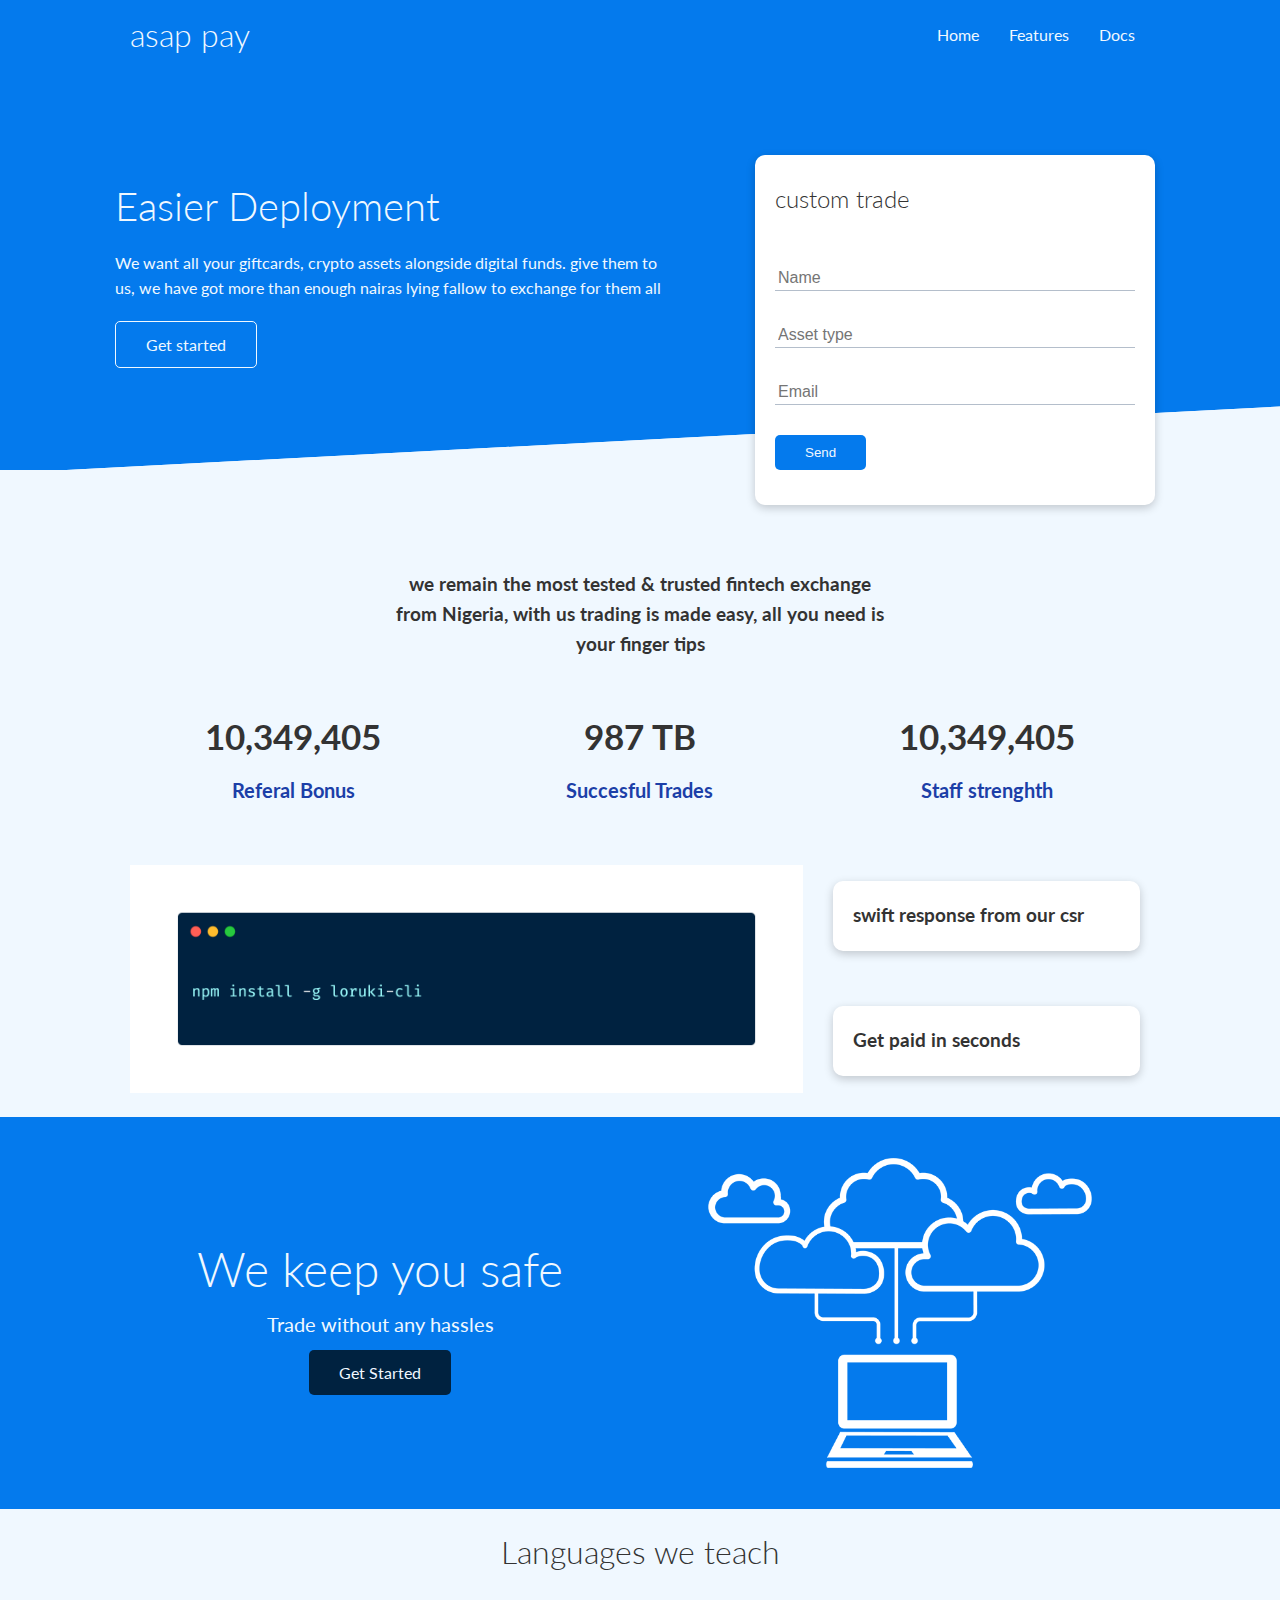
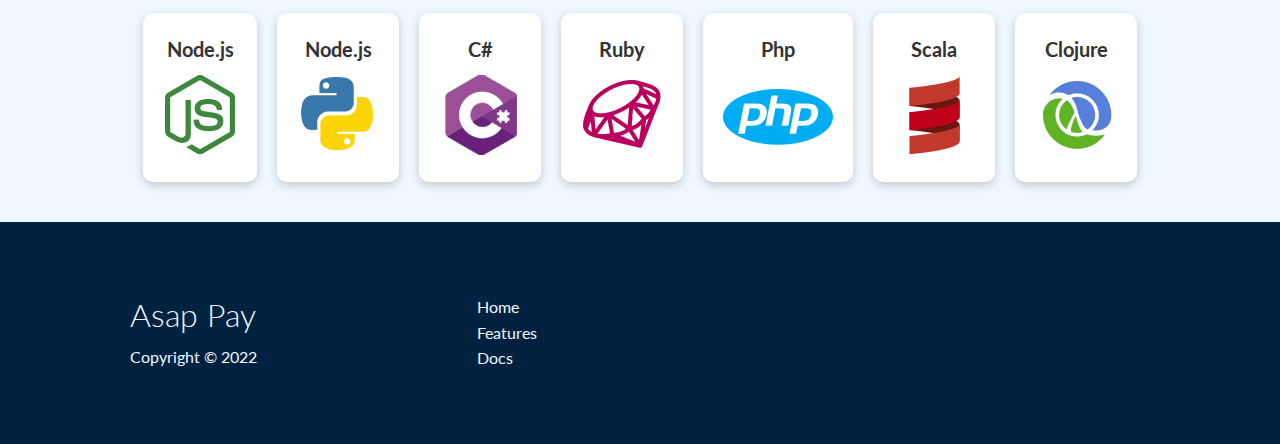
<file: index.html>
<!DOCTYPE html>
<html lang="en">
<head>
    <meta charset="UTF-8">
    <meta http-equiv="X-UA-Compatible" content="IE=edge">
    <meta name="viewport" content="width=device-width, initial-scale=1.0">
    <link rel="stylesheet" href="https://cdnjs.cloudflare.com/ajax/libs/font-awesome/6.1.1/css/all.min.css" integrity="sha512-KfkfwYDsLkIlwQp6LFnl8zNdLGxu9YAA1QvwINks4PhcElQSvqcyVLLD9aMhXd13uQjoXtEKNosOWaZqXgel0g==" crossorigin="anonymous" referrerpolicy="no-referrer" />
    <link rel="stylesheet" href="css/style.css"> 
    <link rel="stylesheet" href="css/utilities.css"> 
    <title>asap pay </title>
</head>
<body>
    <!-- Navbar -->
    <div class="navbar">
    <div class="container flex">
        <h1 class="logo">asap pay</h1>
        <nav>
           <ul>
           <li><a href="index.html">Home</a></li> 
           <li><a href="features.html">Features</a></li> 
           <li><a href="docs.html">Docs</a></li> 
           </ul>
        </nav>
    </div>
</div>

<!--Showase-->
<section class="showcase">
  <div class="container grid">
      <div class="showcase-text">
          <h1> Easier Deployment </h1>
          <p>We want all your giftcards, crypto assets
         alongside digital funds. give them to us, we have
         got more than enough nairas lying fallow to exchange
         for them all  </p>
         <a href="features.html" class="btn btn-outline"> Get started</a>
      </div>
  

      <div class="showcase-form card">
          <h2>custom trade </h2>
          <form name="contact" method="POST" netlify-honeypot="bot-field" data-netlify="true">
            <input type="hidden" name="form-name" value="contact">
            <p class="hidden">
                <label>
                  Don’t fill this out if you’re human: <input name="bot-field" />
                </label>
              </p>
              <div class="form-control">
                  <input type="text" name="name" placeholder="Name" required>
              </div>
              <div class="form-control">
                <input type="text" name="Asset" placeholder="Asset type" required>
            </div>
            <div class="form-control">
                <input type="email" name="email" placeholder="Email" required>
            </div>
            <input type="submit" value="Send" class="btn btn-primary">
        </form>
      </div>
  </div>  
</section>

<!-- stats -->
<section class="stats">
    <div class="container">
        <h3 class="stats-heading text-center my-1">
            we remain the most tested & trusted fintech exchange from Nigeria,
            with us trading is made easy, all you need is your finger tips
        </h3>
         
        <div class="grid grid-3 text-center my-4">
           <div>
            <i class="fas fa-server fa-3x"></i>
            <h3>10,349,405</h3>
            <p class="text-secondary">Referal Bonus</p>
           </div>
            <div>
            <i class="fas fa-upload fa-3x"></i>
            <h3>987 TB</h3>
            <p class="text-secondary">Succesful Trades</p>
           </div>
            <div>
                <i class="fas fa-project-diagram fa-3x"></i>
                <h3>10,349,405</h3>
                <p class="text-secondary">Staff strenghth</p>
            </div>
        </div>
    </div>
</section>

<!-- Cli -->
<section class="cli">
    <div class="container grid">
        
        <img src="images/clii.png" alt="">
        <div class="class card">
        <h3> swift response from our csr</h3>
    </div>
    <div class="card">
        <h3>Get paid in seconds</h3>
        </div>
    </div>
</section>

<!-- Cloud section -->
<section class="cloud bg-primary my-2 py-2">
    <div class="container grid">
        <div class="text-center">
            <h2 class="lg"> We keep you safe</h2>
            <p class="lead my-1">Trade without any hassles</p>
            <a href="feature.html" class="btn btn-dark"> Get Started</a>
        </div>
          <img src="images/cloud.png" alt="">
    </div>
</section>

<!-- Languages -->

<section class="languages">
    <h2 class="md text-center my-2">Languages we teach
    </h2>
    <div class="container flex">
        <div class="card">
            <h4>Node.js</h4>
            <img src="/logo/node.png" alt="">
        </div>

        <div class="card">
            <h4>Node.js</h4>
            <img src="/logo/python.png" alt="">
        </div>

        <div class="card">
            <h4>C#</h4>
            <img src="logo/csharp.png" alt="">
        </div>

        <div class="card">
            <h4>Ruby</h4>
            <img src="/logo/ruby.png" alt="">
        </div>

        <div class="card">
            <h4>Php</h4>
            <img src="logo/php.png" alt="">
        </div>

        <div class="card">
            <h4>Scala</h4>
            <img src="logo/scala.png" alt="">
        </div>

        <div class="card">
            <h4>Clojure</h4>
            <img src="/logo/clojure.png" alt="">
        </div>
    </div>
</section>

<!-- Footer -->
<footer class="footer bg-dark py-5">
<div class="container grid grid-3">
<div>
    <h1>
        Asap Pay
    </h1>
    <p> Copyright &copy; 2022</p>
</div>
<nav>
    <ul>
        <li><a href="index.html">Home</a></li>
        <li><a href="Features.html">Features</a></li>
        <li><a href="Docs.html">Docs</a></li>
        
    </ul>
</nav>
<div class="social">
    <a href="#"><i class="fab fa-github fa-2x"></i></a>
    <a href="#"><i class="fab fa-facebook fa-2x"></i></a>
    <a href="#"><i class="fab fa-instagram fa-2x"></i></a>
    <a href="#"><i class="fab fa-twitter fa-2x"></i></a>
</div>
</div>
</footer>
</body>
</html>
</file>
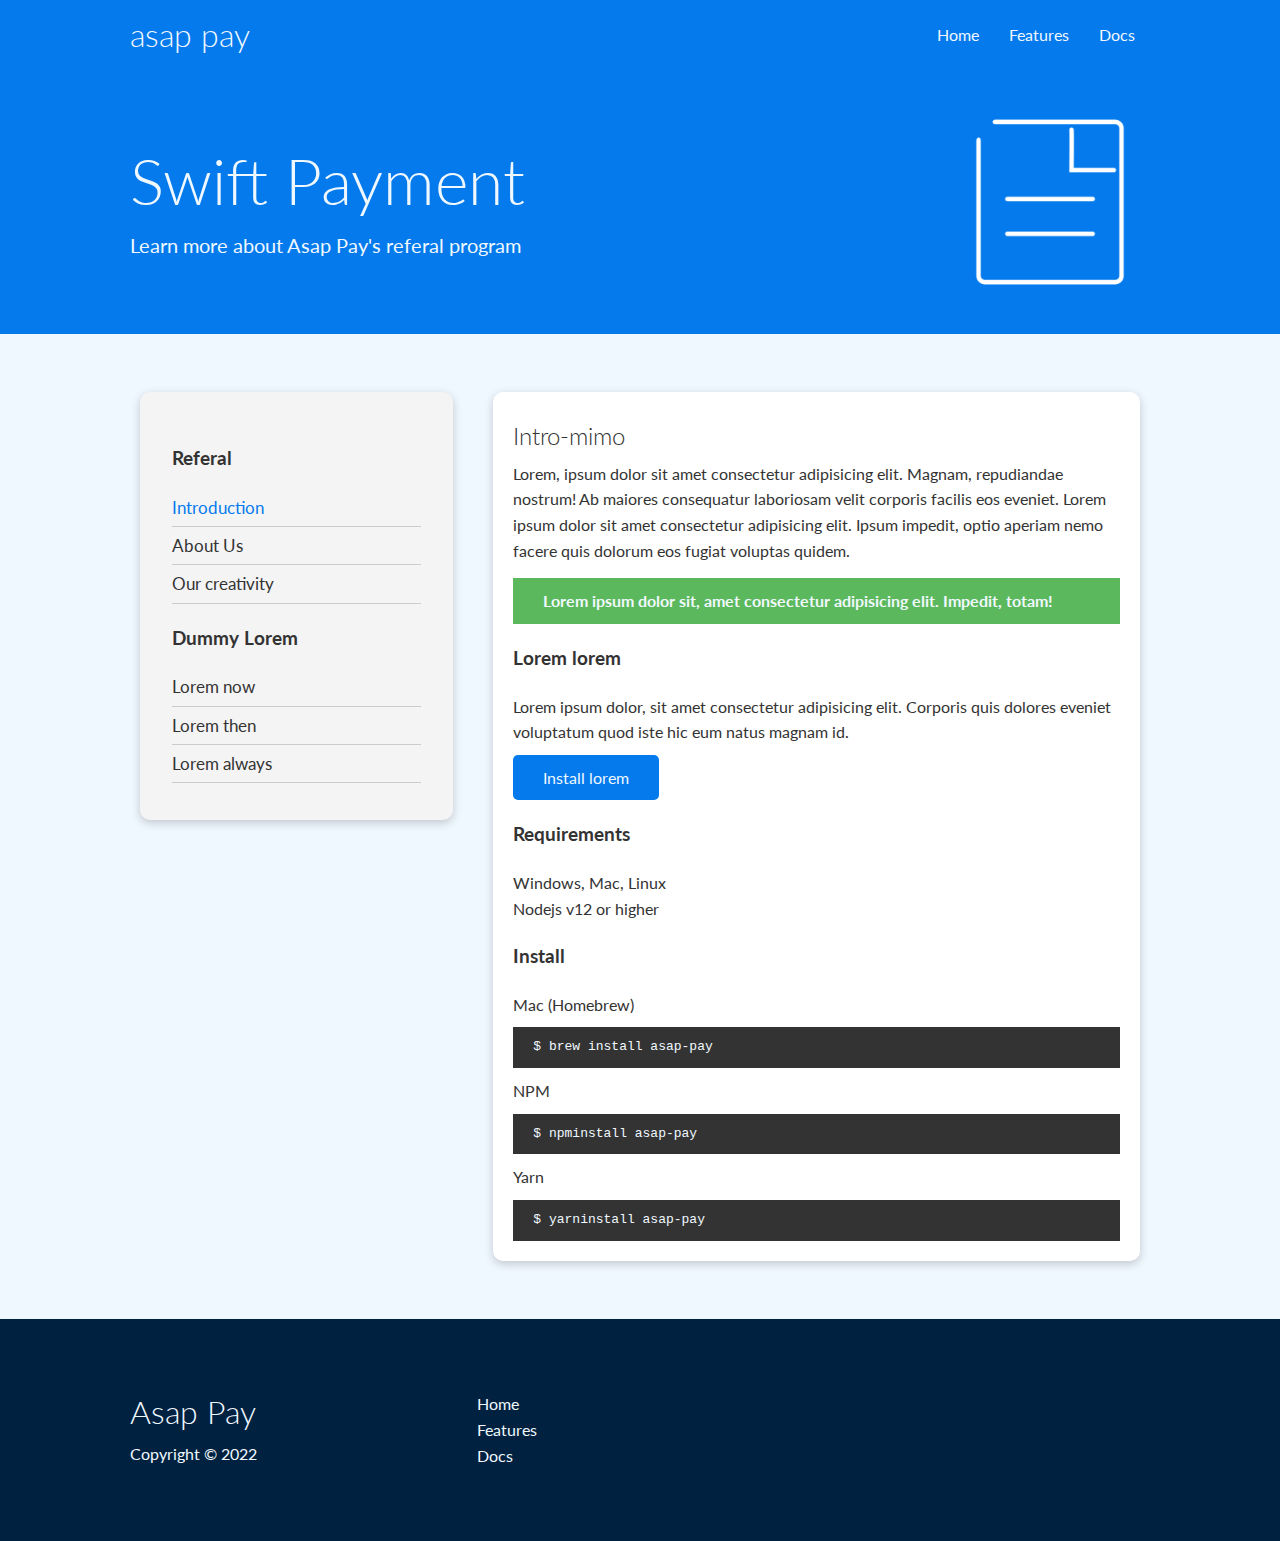
<file: docs.html>
<!DOCTYPE html>
<html lang="en">
<head>
    <meta charset="UTF-8">
    <meta http-equiv="X-UA-Compatible" content="IE=edge">
    <meta name="viewport" content="width=device-width, initial-scale=1.0">
    <link rel="stylesheet" href="https://cdnjs.cloudflare.com/ajax/libs/font-awesome/6.1.1/css/all.min.css" integrity="sha512-KfkfwYDsLkIlwQp6LFnl8zNdLGxu9YAA1QvwINks4PhcElQSvqcyVLLD9aMhXd13uQjoXtEKNosOWaZqXgel0g==" crossorigin="anonymous" referrerpolicy="no-referrer" />
    <link rel="stylesheet" href="css/style.css"> 
    <link rel="stylesheet" href="css/utilities.css"> 
         <title>asap pay </title>
</head>
<body>
    <!-- Navbar -->
    <div class="navbar">
    <div class="container flex">
        <h1 class="logo">asap pay</h1>
        <nav>
           <ul>
           <li><a href="index.html">Home</a></li> 
           <li><a href="features.html">Features</a></li> 
           <li><a href="docs.html">Docs</a></li> 
           </ul>
        </nav>
    </div>
</div>

<!-- Head! -->
<section class="docs-head bg-primary py-3">
    <div class="container grid">
        <div>
            <h1 class="xl">Swift Payment</h1>
            <p class="lead">
                 Learn more about Asap Pay's referal program
            </p>
        </div>
        <img src="images/docs.png" alt="">
    </div>
</section>

<!-- Docs Main  -->
<section class="docs-main my-4">
    <div class="container grid">
        <div class="card bg-light p-3">
            <h3 class="my-2">Referal</h3>
            <nav>
                <ul>
                    <li><a class="text-primary" href="#">Introduction</a></li>
                    <li><a href="#">About Us</a></li>
                    <li><a href="#">Our creativity</a></li>
                </ul>
            </nav>

            <h3 class="my-2">Dummy Lorem</h3>
            <nav>
                <ul>
                    <li><a href="#">Lorem now</a></li>
                    <li><a href="#">Lorem then</a></li>
                    <li><a href="#">Lorem always</a></li>
                </ul>
            </nav>
        </div>

        <div class="card">
            <h2>Intro-mimo</h2>
            <p>Lorem, ipsum dolor sit amet consectetur adipisicing elit. Magnam, repudiandae nostrum!
                 Ab maiores consequatur laboriosam velit corporis facilis eos eveniet.
                Lorem ipsum dolor sit amet consectetur adipisicing elit. Ipsum impedit,
                 optio aperiam nemo facere quis dolorum eos fugiat voluptas quidem.</p>

                 <div class="alert alert-success">
                     <i class="fas fa-info"></i>Lorem ipsum dolor sit, amet consectetur adipisicing elit. Impedit, totam!
                 </div>
        
                <h3>Lorem lorem</h3>
                <p>Lorem ipsum dolor, sit amet consectetur adipisicing elit.
                    Corporis quis dolores eveniet voluptatum quod iste hic eum natus magnam id.</p>
                    <a href="#" class="btn btn-primary">Install lorem</a>

                    <h3>Requirements</h3>
                    <ul>
                        <li>Windows, Mac, Linux</li>
                        <li>Nodejs v12 or higher</li>
                    </ul>

                    <h3>Install</h3>
                    <p>Mac (Homebrew)</p>
                    <pre><code>$ brew install asap-pay</code></pre>
                    <p>NPM</p>
                    <pre><code>$ npminstall asap-pay</code></pre>
                    <p>Yarn</p>
                    <pre><code>$ yarninstall asap-pay</code></pre>
        </div>   
    </div>   
    
</section>


<!-- Footer -->
<footer class="footer bg-dark py-5">
<div class="container grid grid-3">
<div>
    <h1>
        Asap Pay
    </h1>
    <p> Copyright &copy; 2022</p>
</div>
<nav>
    <ul>
        <li><a href="index.html">Home</a></li>
        <li><a href="Features.html">Features</a></li>
        <li><a href="Docs.html">Docs</a></li>
        
    </ul>
</nav>
<div class="social">
    <a href="#"><i class="fab fa-github fa-2x"></i></a>
    <a href="#"><i class="fab fa-facebook fa-2x"></i></a>
    <a href="#"><i class="fab fa-instagram fa-2x"></i></a>
    <a href="#"><i class="fab fa-twitter fa-2x"></i></a>
</div>
</div>
</footer>
</body>
</html>
</file>
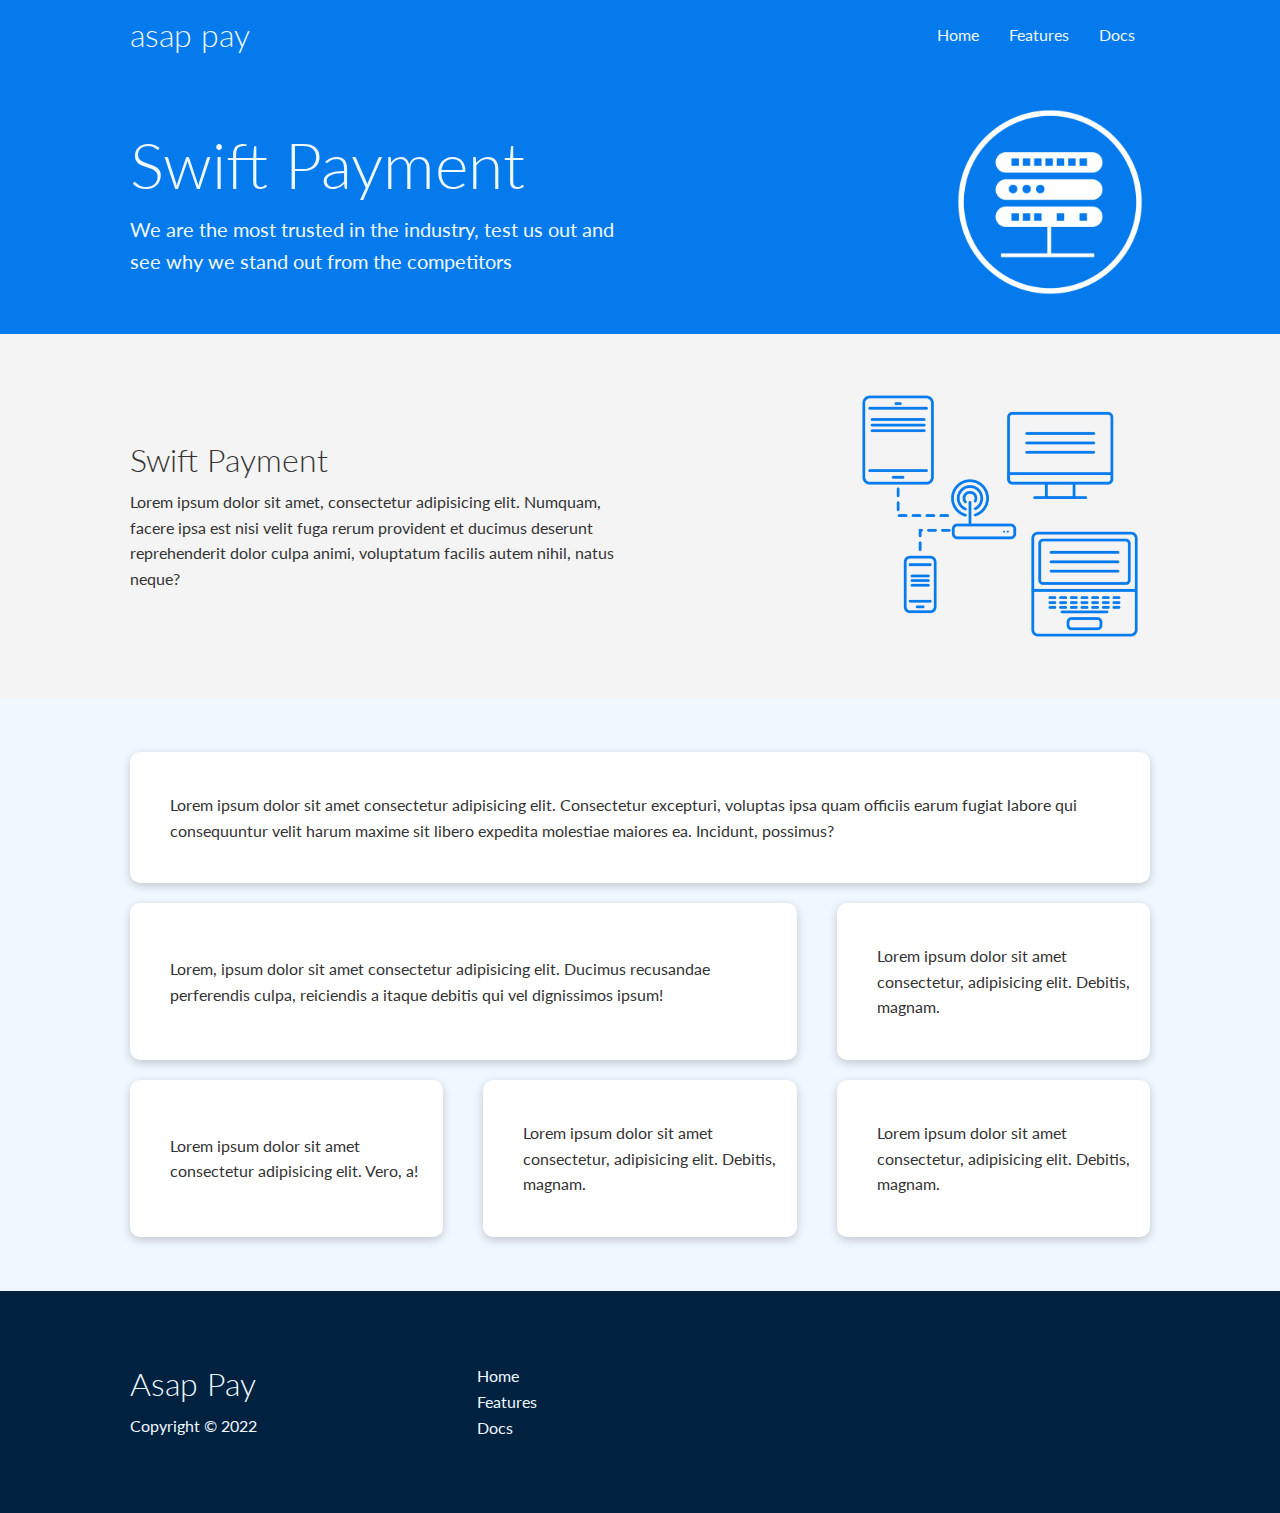
<file: features.html>
<!DOCTYPE html>
<html lang="en">
<head>
    <meta charset="UTF-8">
    <meta http-equiv="X-UA-Compatible" content="IE=edge">
    <meta name="viewport" content="width=device-width, initial-scale=1.0">
    <link rel="stylesheet" href="https://cdnjs.cloudflare.com/ajax/libs/font-awesome/6.1.1/css/all.min.css" integrity="sha512-KfkfwYDsLkIlwQp6LFnl8zNdLGxu9YAA1QvwINks4PhcElQSvqcyVLLD9aMhXd13uQjoXtEKNosOWaZqXgel0g==" crossorigin="anonymous" referrerpolicy="no-referrer" />
    <link rel="stylesheet" href="css/style.css"> 
    <link rel="stylesheet" href="css/utilities.css"> 
    <title>asap pay </title>
</head>
<body>
    <!-- Navbar -->
    <div class="navbar">
    <div class="container flex">
        <h1 class="logo">asap pay</h1>
        <nav>
           <ul>
           <li><a href="index.html">Home</a></li> 
           <li><a href="features.html">Features</a></li> 
           <li><a href="docs.html">Docs</a></li> 
           </ul>
        </nav>
    </div>
</div>

<!-- Head! -->
<section class="features-head bg-primary py-3">
    <div class="container grid">
        <div>
            <h1 class="xl">Swift Payment</h1>
            <p class="lead">
                 We are the most trusted in the industry, test us 
            out and see why we stand out from the competitors
            </p>
        </div>
        <img src="images/server.png" alt="">
    </div>
</section>

<!-- Subheading -->
<section class="features-sub-head bg-light py-3">
    <div class="container grid">
        <div>
            <h1 class="md">Swift Payment</h1>
            <p>
                 Lorem ipsum dolor sit amet, consectetur adipisicing elit. Numquam, facere ipsa est nisi velit
                  fuga rerum provident et ducimus deserunt reprehenderit dolor culpa animi,
                   voluptatum facilis autem nihil, natus neque?
            </p>
        </div>
        <img src="images/server2.png" alt="">
    </div>
</section>

<section class="features-main my-2">
    <div class="container grid grid-3">
        <div class="card flex">
            <i class="fas fa-server fa-3x"></i>
            <p>  Lorem ipsum dolor sit amet consectetur adipisicing
                 elit. Consectetur excepturi, voluptas ipsa quam officiis earum fugiat 
                 labore qui consequuntur velit harum maxime sit libero expedita molestiae maiores ea. Incidunt, possimus?
            </p>
        </div>

        <div class="card flex">
            <i class="fas fa-network-wired fa-3x"></i>
            <p>
                Lorem, ipsum dolor sit amet consectetur adipisicing elit. Ducimus
                recusandae perferendis culpa, reiciendis a itaque debitis qui vel
                dignissimos ipsum!
            </p>
        </div>

        <div class="card flex">
            <i class="fas fa-laptop-code fa-3x"></i>
            <p>
                Lorem ipsum dolor sit amet consectetur, adipisicing elit. Debitis,
                magnam.
            </p>
        </div>

        <div class="card flex">
            <i class="fas fa-database fa-3x"></i>
            <p>
                Lorem ipsum dolor sit amet consectetur adipisicing elit. Vero, a!
            </p>
        </div>

        <div class="card flex">
            <i class="fas fa-power-off fa-3x"></i>
            <p>
                Lorem ipsum dolor sit amet consectetur, adipisicing elit. Debitis,
                magnam.
            </p>
        </div>

        <div class="card flex">
            <i class="fas fa-upload fa-3x"></i>
            <p>
                Lorem ipsum dolor sit amet consectetur, adipisicing elit. Debitis,
                magnam.
            </p>
        </div>
        
    </div>
</section>
<!-- Footer -->
<footer class="footer bg-dark py-5">
<div class="container grid grid-3">
<div>
    <h1>
        Asap Pay
    </h1>
    <p> Copyright &copy; 2022</p>
</div>
<nav>
    <ul>
        <li><a href="index.html">Home</a></li>
        <li><a href="Features.html">Features</a></li>
        <li><a href="Docs.html">Docs</a></li>
        
    </ul>
</nav>
<div class="social">
    <a href="#"><i class="fab fa-github fa-2x"></i></a>
    <a href="#"><i class="fab fa-facebook fa-2x"></i></a>
    <a href="#"><i class="fab fa-instagram fa-2x"></i></a>
    <a href="#"><i class="fab fa-twitter fa-2x"></i></a>
</div>
</div>
</footer>
</body>
</html>
</file>
<file: css/style.css>
@import url('https://fonts.googleapis.com/css2?family=Lato:wght@300&display=swap');

:root{
    --primary-color:#047aed;
    --secondary-color:#1c3fa8;
    --dark-color:#002240;
    --light-color:#f4f4f4;
    --success-color: #5cb85c;
    --error-color: #d9534f;
}

*{
    box-sizing: border-box;
    padding: 0;
    margin: 0;
}

body {
    font-family: 'Lato', sans-serif;
    color: #333;
    line-height: 1.6;
    background-color: aliceblue;
       }

ul {
    list-style-type: none;
}

a {
    text-decoration: none;
    color: #333;   
}
h1,
h2 {
    font-weight: 300;
    line-height: 1.2;
    margin: 10px 0;
}

p {
    margin: 10px 0;
}

img {
    width: 100%;
}

code, pre {
    background-color: #333;
    color: aliceblue;
    padding: 10px;
}

.hidden {
    visibility: hidden;
    height: 0;
}

/* Navbar */
.navbar {
    background-color: var(--primary-color); 
    color: aliceblue;
    height: 70px;
}

.navbar ul {
    display: flex;
}

.navbar a {
    color: aliceblue;
    padding: 10px;
    margin: 0 5px;
}

.navbar a:hover {
    border-bottom: 2px aliceblue solid;
}
.navbar .flex{
    justify-content: space-between;
}



/* Showcase */
.showcase{
    height: 400px;
    background-color: var(--primary-color);
    color: aliceblue;
    position: relative;
}

.showcase h1 {
    font-size: 40px;
}

.showcase p {
    margin: 20px 0;
}

.showcase .grid {
overflow: visible;
grid-template-columns: 55% 45%;
gap: 30px;
}

.showcase-text {
    animation: slideinfromleft 1s ease-in;
}


.showcase-form {
    position: relative;
    top: 60px;
    height: 350px;
    width: 400px;
    padding: 40px;
    z-index: 100;
    justify-self: flex-end;
    animation: slideinfromright 1s ease-in;
}


.showcase-form .form-control {
    margin: 30px 0;
}

.showcase-form input[type='text'],
.showcase-form input[type='email'] {
    border: 0;
    border-bottom: 1px solid #b4becb;
    width: 100%;
    padding: 3px;
    font-size: 16px;
}

.showcase-form input:focus {
    outline: none;
}

.showcase::before,
.showcase::after {
    content: '';
    position: absolute;
    height: 100px;
    bottom: -70px;
    right: 0;
    left: 0;
    background-color: aliceblue;
    transform: skewY(-3deg)
    
}

/* Stats */
.stats {
    padding-top: 100px;
    animation: slideinfrombottom 1s ease-in;
}

.stats-heading {
    max-width: 500px;
    margin: auto;
 
}

.stats .grid h3 {
    font-size: 35px;
}

.stats .grid p {
    font-size: 20px;
    font-weight: bold;
}

/* Cli */
.cli .grid {
    grid-template-columns: repeat(3, 1fr);
    grid-template-rows: (2, 1fr);
}

.cli .grid > *:first-child {
    grid-column: 1 / span 2;
    grid-row: 1 / span 2;
}

/* Clouds */
.cloud.grid {
    grid-template-columns: 4fr 3fr;
}

/* Lang */
.languages .card {
    text-align: center;
    margin: 18px 10px 40px;
    transition: transform 0.2s ease-in;
    
}

.languages .flex {
    flex-wrap: wrap;
    
}

.languages .card h4{
    font-size: 20px;
    margin-bottom: 10px;
    
    }

.languages .card:hover {
    transform: translateY(-15px)
    
}

/* Features */
.features-head img, .docs-head img {
    width: 200px;
    justify-self: flex-end;
}

.features-sub-head img {
    width: 300px;
    justify-self: flex-end;
}

.features-main .card > i {
    margin-right: 20px;
}

.features-main .grid {
    padding: 30px;
}

.features-main .grid > *:first-child {
    grid-column: 1 /span 3;
}

.features-main .grid > *:nth-child(2) {
    grid-column: 1 /span 2;
}

/* Docs */
.docs-main h3 {
    margin: 20px 0;
}

.docs-main .grid {
    grid-template-columns: 1fr 2fr;
    align-items: flex-start;
}

.docs-main nav li {
    font-size: 17px;
    padding-bottom: 5px;
    margin-bottom: 5px;
    border-bottom: 1px #ccc solid;
}

.docs-main a:hover {
    font-weight: bold;
}

/* Foter */
.footer .social a {
    margin: 0 10px;
}

/* Animations */
@keyframes slideinfromleft {
    0% {
        transform: translateX(-100%);
    }

    100% {
        transform: translateX(0);
    }
}

@keyframes slideinfromright {
    0% {
        transform: translateX(100%);
    }

    100% {
        transform: translateX(0);
    }
}

@keyframes slideinfrombottom {
    0% {
        transform: translateY(100%);
    }

    100% {
        transform: translateY(0);
    }
}

@keyframes slideinfromtop {
    0% {
        transform: translateY(-100%);
    }

    100% {
        transform: translateX(0);
    }
}



/* Tablet and under */
@media (max-width: 768px) {
    .grid, 
    .showcase .grid, 
    .stats .grid, 
    .cli .grid,
    .cloud .grid, 
    .features-main .grid,
    .docs-main .grid {
        grid-template-columns: 1fr;
        grid-template-rows: 1fr;
    }

.showcase {
        height: auto;
    }

.showcase-text {
    text-align: center;
    margin-top: 40px;
    animation: slideinfromtop 1s ease-in;
}

.showcase-form {
    justify-self: center;
    margin: auto;
    animation: slideinfrombottom 1s ease-in;
}

.cli .grid > *:first-child{
    grid-column: 1;
    grid-row: 1;
}

.features-head, 
.features-sub-head,
.docs-head{
    text-align: center;
}

.features-head img, 
.features-sub-head img,
.docs-head img {
    justify-self: center;
 }

 .features-main .grid > *:first-child,
 .features-main .grid > *:nth-child(2){
     grid-column: 1;
 }

}



/* Mobile */
@media (max-width: 500px) {
    .navbar{
        height: 110px;
    }

    .navbar .flex {
        flex-direction: column;
    }

    .navbar ul {
        padding: 10px;
        background-color: rgba(0, 0, 0, 0.1);
    }
     .showcase-form {
    width: 300px;
  }

   
}
</file>
<file: css/utilities.css>
/* Utilities */

.card {
    background-color: #fff;
    color: #333;
    border-radius: 10px;
    box-shadow: 0 3px 10px rgba(0, 0, 0, 0.2);
    padding: 20px;
    margin: 10px;
}

.btn {
    display: inline-block;
    padding: 10px 30px;
    cursor: pointer;
    background-color: var(--primary-color);
    color: aliceblue;
    border: none;
    border-radius: 5px;
}

.btn-outline {
    background-color: transparent;
    border: 1px aliceblue solid;
}

.btn:hover {
    transform: scale(0.98);
}

/* Bg &colored buttons */
.bg-primary, .btn-primary {
    background-color: var(--primary-color);
    color: aliceblue;
}

.bg-secondary, .btn-secondary {
    background-color: var(--secondary-color);
    color: aliceblue;
}

.bg-dark, .btn-dark { 
    background-color: var(--dark-color);
    color: aliceblue;
}

.bg-light, .btn-light {
    background-color: var(--light-color);
    color: #333
}

.bg-dark a, .btn-dark a {
    color: aliceblue;
}

/* Text colors */

.text-primary {
    color: var(--primary-color);
    }

.text-secondary {
    color: var(--secondary-color);
    }

.text-dark { 
    color: var(--dark-color);
    }

.text-light {
    color: var(--light-color);
    }

/* text sizes */

.lead {
    font-size: 20px;
}

.sm  {
    font-size: 1rem;
}

.md {
    font-size: 2rem;
}

.lg {
    font-size: 3rem;
}

.xl {
    font-size: 4rem;
}

.container {
    max-width: 1100px;
    margin: 0 auto;
    overflow: auto;
    padding: 0 40px;
}

.text-center {
    text-align: center;
}

/* alert */
.alert {
    background-color: var(--light-color);
    padding: 10px 20px;
    font-weight: bold;
    margin: 15px 0px;
}

.alert i {
    margin-right: 10px;
}

.alert-success {
    background-color: var(--success-color);
    color: aliceblue;
}

.alert-error {
    background-color: var(--error-color);
    color: aliceblue;
}

.flex {
    display: flex;
    justify-content: center;
    align-items: center;
    height: 100%;
}

.grid {
    display: grid;
    grid-template-columns: repeat(2, 1fr);
    gap: 20px;
    justify-content: center;
    align-items: center;
    height: 100%;
}

.grid-3 {
    grid-template-columns: repeat(3, 1fr);
}

/* Margins */
.my-1 {
    margin: 1rem ,0;
}

.my-2 {
    margin: 1.5rem 0;
}

.my-3 {
    margin: 2rem 0;
}

.my-4 {
    margin: 3rem 0;
}

.my-5 {
    margin: 4rem 0;
}

.m-1 {
    margin: 1rem;
}

.m-2 {
    margin: 1.5rem;
}

.m-3 {
    margin: 2rem ;
}

.m-4 {
    margin: 3rem ;
}

.m-5 {
    margin: 4rem ;
}

/* paddings */
.py-1 {
    padding: 1rem 0;
}

.py-2 {
    padding: 1.5rem 0;
}

.py-3 {
    padding: 2rem 0;
}

.py-4 {
    padding: 3rem 0;
}

.py-5 {
    padding: 4rem 0;
}

.p-1 {
    padding: 1rem;
}

.p-2 {
    padding: 1.5rem;
}

.p-3 {
    padding: 2rem;
}

.p-4 {
    padding: 3rem;
}

.p-5 {
    padding: 4rem;
}
</file>
